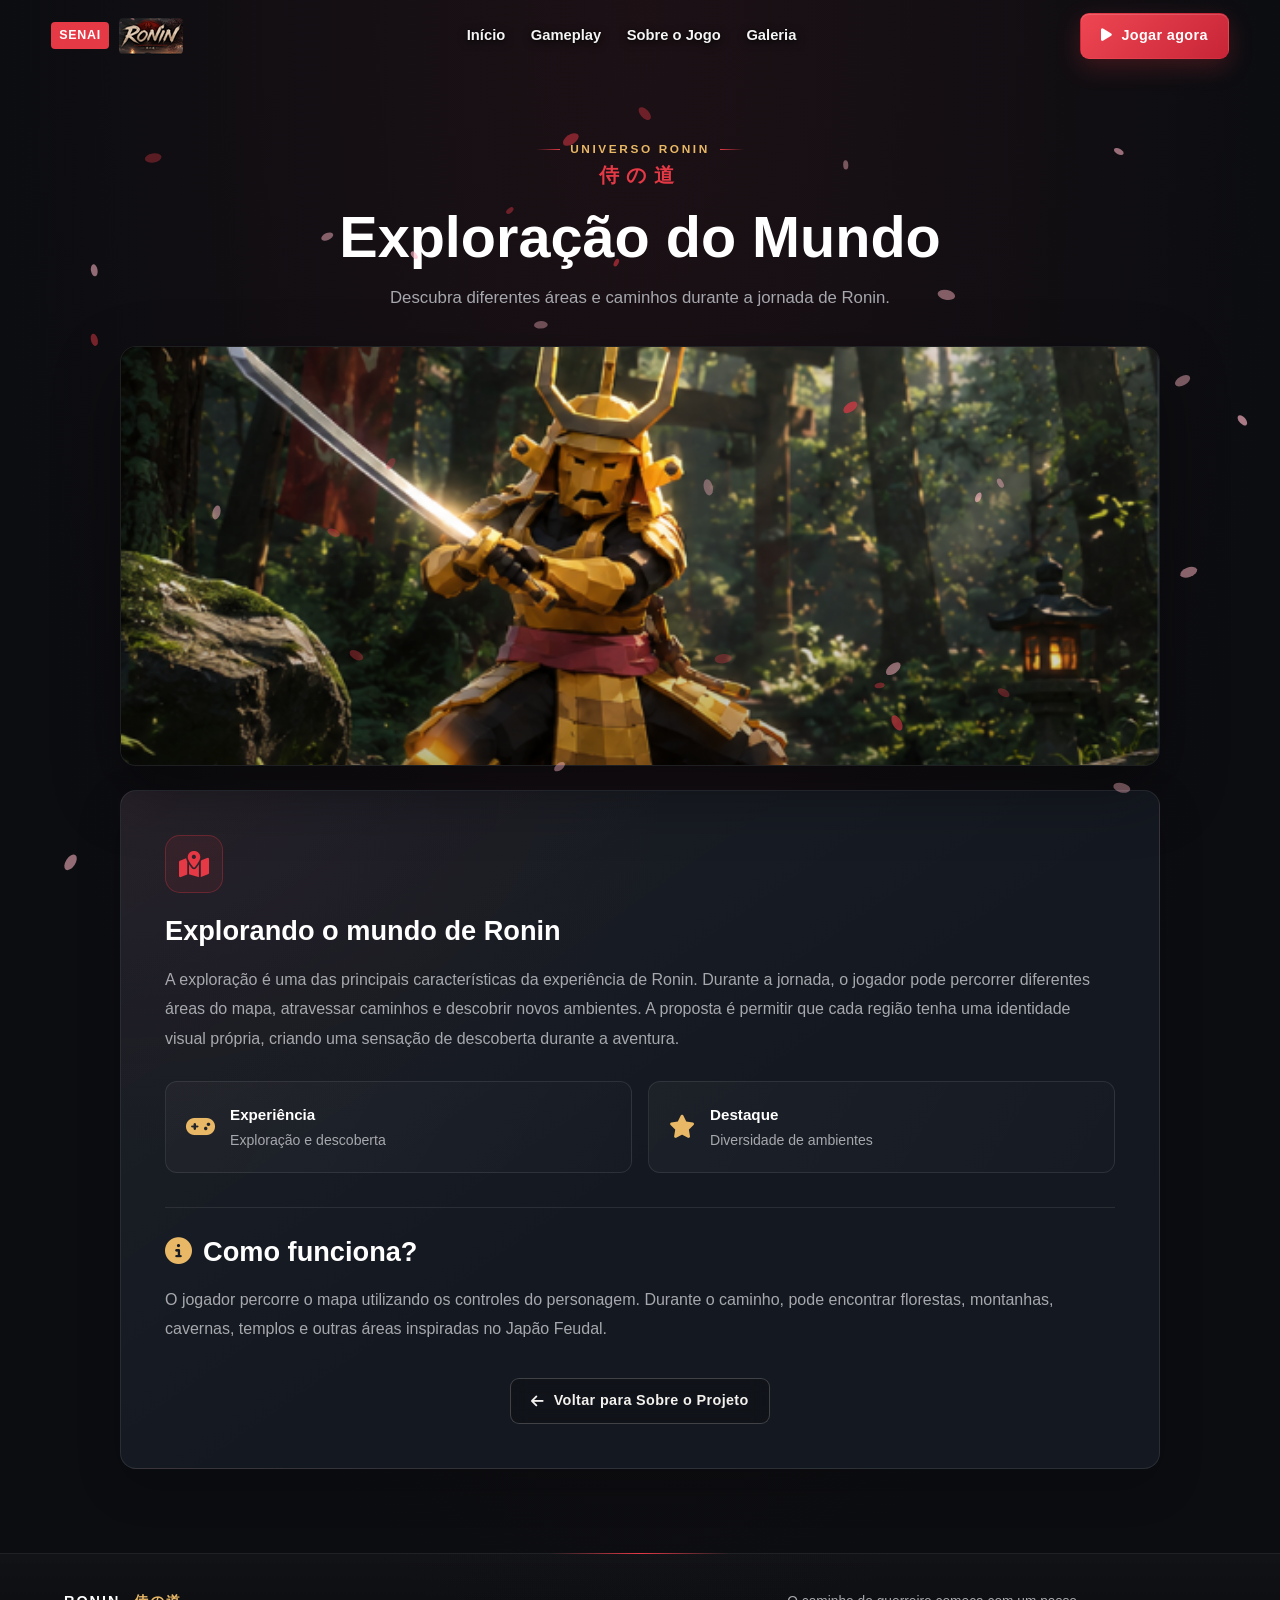
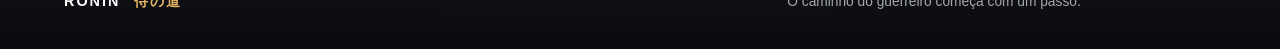
<file: detalhes.html>
<!DOCTYPE html>
<html lang="pt-BR">

<head>

    <meta charset="UTF-8">

    <meta name="viewport" content="width=device-width, initial-scale=1.0">

    <meta name="description" content="Saiba mais sobre os cenários, o combate e a aventura de Ronin: O Caminho do Guerreiro.">

    <meta name="theme-color" content="#0b0d11">

    <title>RONIN - Detalhes</title>

    <link rel="icon"
          type="image/png"
          href="capa-logo.img/icone_ronin.png">

    <link rel="stylesheet"
          href="style.css">

    <link rel="stylesheet"
          href="detalhes.css">

    <link rel="stylesheet"
          href="https://cdnjs.cloudflare.com/ajax/libs/font-awesome/6.4.0/css/all.min.css">

</head>

<body>

<!-- =====================================================
         SAKURA
         ===================================================== -->

    <canvas id="sakuraCanvas"></canvas>

<!-- =====================================================
         NAVBAR
         ===================================================== -->

    <nav class="navbar" id="inicio">

        <a class="logo" href="index.html#inicio" aria-label="Ronin — voltar ao início">
            <span class="senai-badge">
                SENAI
            </span>

            <img src="capa-logo.img/icone_ronin.png"
                 alt="Símbolo de Ronin">

        </a>

<ul class="nav-links" id="menu-principal">

            <li>
                <a href="index.html#inicio">
                    Início
                </a>
            </li>

            <li>
                <a href="index.html#gameplay">
                    Gameplay
                </a>
            </li>

            <li>
                <a href="index.html#sobre">
                    Sobre o Jogo
                </a>
            </li>

            <li>
                <a href="index.html#galeria">
                    Galeria
                </a>
            </li>

        </ul>

        <button class="menu-toggle" type="button" aria-label="Abrir menu" aria-expanded="false" aria-controls="menu-principal">
            <span></span><span></span><span></span>
        </button>

<a href="https://drive.google.com/drive/folders/18boa3KaS38dM6yq_KR6sW7Q8WxPp-STQ?usp=drive_link"
           target="_blank"
           rel="noopener noreferrer"
           class="btn-primary">

            <i class="fa-solid fa-play"></i>

            Jogar agora

        </a>

    </nav>

<!-- =====================================================
         CONTEÚDO
         ===================================================== -->

    <main class="detalhes-container">

<!-- CABEÇALHO -->

        <header class="detalhes-header">

            <span class="detalhes-eyebrow">UNIVERSO RONIN</span>

            <span class="sub-kanji" id="tema-kanji">
                侍の道
            </span>

            <h1 id="tema-titulo">
                Sobre Ronin
            </h1>

            <p id="tema-subtitulo">
                Conheça mais sobre este elemento do jogo.
            </p>

        </header>

<!-- IMAGEM -->

        <div class="detalhes-imagem">

            <img id="tema-imagem"
                 src="capa.img/capa.png"
                 alt="Imagem do jogo Ronin">

        </div>

<!-- TEXTO PRINCIPAL -->

        <section class="detalhes-texto">

            <div class="detalhes-icon">

                <i id="tema-icone"
                   class="fa-solid fa-scroll"></i>

            </div>

<h2 id="tema-secao">
                Sobre este elemento
            </h2>

<p id="tema-descricao">
                Carregando informações...
            </p>

<!-- INFORMAÇÕES -->

            <div class="informacoes-grid">

                <div class="info-box">

                    <i class="fa-solid fa-gamepad"></i>

                    <div>

                        <strong>
                            Experiência
                        </strong>

                        <span id="tema-experiencia">
                            Exploração e aventura
                        </span>

                    </div>

                </div>

<div class="info-box">

                    <i class="fa-solid fa-star"></i>

                    <div>

                        <strong>
                            Destaque
                        </strong>

                        <span id="tema-destaque">
                            Mundo inspirado no Japão Feudal
                        </span>

                    </div>

                </div>

</div>

<!-- COMO FUNCIONA -->

            <h2 class="subtitulo-detalhes">

                <i class="fa-solid fa-circle-info"></i>

                Como funciona?

            </h2>

<p id="tema-como-funciona">
                Informações sobre o elemento do jogo.
            </p>

<!-- VOLTAR -->

            <div class="detalhes-voltar">

                <a href="index.html#sobre"
                   class="btn-secondary">

                    <i class="fa-solid fa-arrow-left"></i>

                    Voltar para Sobre o Projeto

                </a>

            </div>

        </section>

    </main>

    <footer class="site-footer">
        <a href="index.html#inicio" class="footer-brand">RONIN <span>侍の道</span></a>
        <p>O caminho do guerreiro começa com um passo.</p>
    </footer>

<!-- =====================================================
         JAVASCRIPT
         ===================================================== -->

    <script src="game.js"></script>
    <script src="detalhes.js"></script>

    <script src="main.js"></script>

</body>

</html>
</file>
<file: style.css>
:root {
    color-scheme: dark;
    --bg: #0b0d11;
    --surface: #141820;
    --surface-raised: #1a2029;
    --text: #f3f1ed;
    --muted: #a6a8ad;
    --red: #e63946;
    --red-dark: #b92232;
    --gold: #e9b866;
    --line: rgba(255, 255, 255, 0.09);
    --content-width: 1160px;
    --nav-height: 72px;
}

*,
*::before,
*::after {
    box-sizing: border-box;
}

html {
    scroll-behavior: smooth;
    scroll-padding-top: calc(var(--nav-height) + 32px);
}

body {
    min-width: 320px;
    margin: 0;
    overflow-x: hidden;
    background: var(--bg);
    background-image: radial-gradient(ellipse at 50% 0, rgba(230, 57, 70, 0.08), transparent 42rem);
    color: var(--text);
    font-family: "Segoe UI", Tahoma, Geneva, Verdana, sans-serif;
    line-height: 1.65;
    -webkit-font-smoothing: antialiased;
}

body.is-modal-open {
    overflow: hidden;
}

a {
    color: inherit;
}

button,
input,
video {
    font: inherit;
}

button {
    color: inherit;
}

img {
    display: block;
    max-width: 100%;
}

:focus-visible {
    outline: 2px solid var(--gold);
    outline-offset: 4px;
}

::selection {
    color: #fff;
    background: var(--red-dark);
}

/* Navegação */
.navbar {
    position: fixed;
    z-index: 1000;
    inset: 0 0 auto;
    display: flex;
    align-items: center;
    justify-content: space-between;
    height: var(--nav-height);
    padding: 0 clamp(18px, 4vw, 64px);
    border-bottom: 1px solid var(--line);
    background: rgba(11, 13, 17, 0.84);
    backdrop-filter: blur(16px);
    transition: background-color 0.3s ease, box-shadow 0.3s ease;
}

.navbar:not(.is-scrolled) {
    border-bottom-color: transparent;
    background: transparent;
    backdrop-filter: none;
}

.navbar .logo,
.navbar .nav-links {
    transition: opacity 0.25s ease, transform 0.25s ease, visibility 0.25s ease;
}

.navbar.is-scrolled {
    background: rgba(11, 13, 17, 0.97);
    box-shadow: 0 10px 35px rgba(0, 0, 0, 0.25);
}

.logo {
    display: flex;
    flex: 0 0 auto;
    align-items: center;
    gap: 10px;
    white-space: nowrap;
    text-decoration: none;
}

.logo > img {
    width: 64px;
    height: 38px;
    border-radius: 5px;
    object-fit: cover;
}

.senai-badge {
    padding: 3px 8px;
    border-radius: 4px;
    background: var(--red);
    color: #fff;
    font-size: 0.78rem;
    font-weight: 850;
    letter-spacing: 0.06em;
}

.nav-links {
    display: flex;
    align-items: center;
    gap: clamp(16px, 2vw, 28px);
    margin: 0;
    padding: 0;
    list-style: none;
}

.nav-links a {
    position: relative;
    color: rgba(255, 255, 255, 0.96);
    font-size: 0.92rem;
    font-weight: 650;
    text-shadow: 0 2px 8px rgba(0, 0, 0, 0.95), 0 0 2px rgba(0, 0, 0, 0.9);
    text-decoration: none;
    transition: color 0.2s ease;
}

.nav-links a::after {
    position: absolute;
    right: 0;
    bottom: -7px;
    left: 0;
    height: 2px;
    background: var(--red);
    content: "";
    transform: scaleX(0);
    transform-origin: left;
    transition: transform 0.22s ease;
}

.nav-links a:hover,
.nav-links a:focus-visible {
    color: var(--text);
}

.nav-links a:hover::after,
.nav-links a:focus-visible::after {
    transform: scaleX(1);
}

.menu-toggle {
    display: none;
    width: 44px;
    height: 44px;
    padding: 10px;
    border: 1px solid var(--line);
    border-radius: 10px;
    background: rgba(255, 255, 255, 0.04);
    cursor: pointer;
}

.menu-toggle span {
    display: block;
    height: 2px;
    margin: 5px 0;
    border-radius: 2px;
    background: var(--text);
    transition: transform 0.2s ease, opacity 0.2s ease;
}

.menu-toggle[aria-expanded="true"] span:first-child {
    transform: translateY(7px) rotate(45deg);
}

.menu-toggle[aria-expanded="true"] span:nth-child(2) {
    opacity: 0;
}

.menu-toggle[aria-expanded="true"] span:last-child {
    transform: translateY(-7px) rotate(-45deg);
}

/* Botões */
.btn-primary,
.btn-hero,
.btn-secondary {
    position: relative;
    isolation: isolate;
    display: inline-flex;
    align-items: center;
    justify-content: center;
    gap: 9px;
    min-height: 46px;
    padding: 10px 20px;
    overflow: hidden;
    border: 1px solid transparent;
    border-radius: 9px;
    cursor: pointer;
    font-size: 0.9rem;
    font-weight: 750;
    letter-spacing: 0.025em;
    text-decoration: none;
    transition: color 0.22s ease, background 0.22s ease, border-color 0.22s ease, transform 0.22s ease, box-shadow 0.22s ease;
}

.btn-primary::before,
.btn-hero::before,
.btn-secondary::before {
    position: absolute;
    z-index: -1;
    inset: 0;
    background: linear-gradient(110deg, transparent 20%, rgba(255, 255, 255, 0.18) 50%, transparent 80%);
    content: "";
    pointer-events: none;
    transform: translateX(-130%);
    transition: transform 0.5s ease;
}

.btn-primary:hover::before,
.btn-hero:hover::before,
.btn-secondary:hover::before {
    transform: translateX(130%);
}

.btn-primary,
.btn-hero {
    background: linear-gradient(135deg, #ef4652, #c72537);
    box-shadow: 0 8px 24px rgba(230, 57, 70, 0.22), inset 0 1px rgba(255, 255, 255, 0.15);
    color: #fff;
}

.btn-primary:hover,
.btn-hero:hover {
    transform: translateY(-2px);
    background: linear-gradient(135deg, #fa5661, #d52c3e);
    box-shadow: 0 12px 28px rgba(230, 57, 70, 0.32), inset 0 1px rgba(255, 255, 255, 0.2);
}

.btn-secondary {
    border-color: rgba(255, 255, 255, 0.2);
    background: rgba(15, 17, 21, 0.62);
    color: var(--text);
    backdrop-filter: blur(8px);
}

.btn-secondary:hover {
    transform: translateY(-2px);
    border-color: var(--gold);
    background: rgba(233, 184, 102, 0.1);
    color: var(--gold);
}

.navbar > .btn-primary {
    min-height: 46px;
    border-color: transparent;
    background: linear-gradient(135deg, #ef4652, #c72537);
    box-shadow: 0 8px 24px rgba(230, 57, 70, 0.22), inset 0 1px rgba(255, 255, 255, 0.15);
    color: #fff;
    letter-spacing: 0.025em;
}

.navbar > .btn-primary::before {
    background: linear-gradient(110deg, transparent 20%, rgba(255, 255, 255, 0.18) 50%, transparent 80%);
}

.navbar > .btn-primary i {
    color: #fff;
    transition: color 0.22s ease, transform 0.22s ease;
}

.navbar > .btn-primary:hover {
    transform: translateY(-2px);
    border-color: transparent;
    background: linear-gradient(135deg, #fa5661, #d52c3e);
    box-shadow: 0 12px 28px rgba(230, 57, 70, 0.32), inset 0 1px rgba(255, 255, 255, 0.2);
    color: #fff;
}

.navbar > .btn-primary:hover i {
    transform: translateY(-1px) rotate(-8deg);
    color: #fff;
}

.btn-primary:active,
.btn-hero:active,
.btn-secondary:active {
    transform: translateY(0) scale(0.98);
}

/* Capa */
.hero {
    position: relative;
    display: grid;
    min-height: max(620px, 100svh);
    margin-top: 0;
    padding: calc(var(--nav-height) + 30px) 20px 52px;
    overflow: hidden;
    place-items: center;
    text-align: center;
}

.hero-bg-wrapper,
.hero-bg-wrapper::after {
    position: absolute;
    inset: 0;
}

.hero-bg-wrapper {
    z-index: 0;
    overflow: hidden;
}

.hero-bg-wrapper::after {
    background: linear-gradient(90deg, rgba(8, 10, 13, 0.12), transparent 78%), linear-gradient(to bottom, rgba(11, 13, 17, 0.12) 5%, rgba(11, 13, 17, 0.16) 55%, rgba(11, 13, 17, 0.7) 100%);
    content: "";
}

.hero-bg-img {
    width: 100%;
    height: 100%;
    object-fit: cover;
    object-position: center top;
}

.hero-content {
    position: relative;
    z-index: 1;
    width: min(100%, 780px);
    margin-top: 30px;
    animation: hero-enter 0.75s 0.1s both cubic-bezier(0.2, 0.7, 0.2, 1);
}

.sub-kanji {
    display: block;
    margin-bottom: 12px;
    color: var(--red);
    font-size: 1.25rem;
    font-weight: 800;
    letter-spacing: 0.38em;
}

.hero h1 {
    max-width: 850px;
    margin: 0 auto 18px;
    color: #fff;
    font-family: Georgia, "Times New Roman", serif;
    font-size: clamp(2.4rem, 5.1vw, 4.1rem);
    font-weight: 900;
    letter-spacing: 0.015em;
    line-height: 1.08;
    text-wrap: balance;
    text-shadow: 0 5px 28px rgba(0, 0, 0, 0.82);
}

.hero p {
    max-width: 650px;
    margin: 0 auto 28px;
    color: rgba(255, 255, 255, 0.84);
    font-size: clamp(1rem, 1.6vw, 1.12rem);
    text-shadow: 0 2px 10px rgba(0, 0, 0, 0.7);
}

.hero h1::after {
    display: block;
    width: 150px;
    height: 5px;
    margin: 10px auto 0;
    border-radius: 50%;
    background: var(--red);
    content: "";
}

.hero-buttons {
    display: flex;
    flex-wrap: wrap;
    align-items: center;
    justify-content: center;
    gap: 12px;
}

/* Conteúdo principal */
.container {
    width: min(100%, var(--content-width));
    margin-inline: auto;
    padding: clamp(64px, 8vw, 100px) clamp(20px, 5vw, 60px);
}

.container + .container {
    border-top: 1px solid var(--line);
}

.container h2 {
    display: flex;
    align-items: center;
    gap: 12px;
    margin: 0 0 8px;
    color: #fff;
    font-size: clamp(1.55rem, 3vw, 2rem);
    letter-spacing: -0.025em;
    line-height: 1.25;
}

.container h2 i {
    color: var(--gold);
    filter: drop-shadow(0 0 12px rgba(233, 184, 102, 0.2));
}

.subtitle {
    max-width: 680px;
    margin: 0 0 30px;
    color: var(--muted);
    line-height: 1.8;
}

.video-section {
    position: relative;
    isolation: isolate;
}

.video-section::before {
    position: absolute;
    z-index: -1;
    top: 0;
    left: 50%;
    width: min(80vw, 900px);
    height: 360px;
    border-radius: 50%;
    background: radial-gradient(ellipse, rgba(190, 35, 48, 0.12), transparent 70%);
    content: "";
    filter: blur(24px);
    pointer-events: none;
    transform: translateX(-50%);
}

.video-heading {
    margin: 0 auto 34px;
    text-align: center;
}

.video-heading .section-eyebrow {
    display: inline-flex;
    align-items: center;
    gap: 10px;
    margin-bottom: 10px;
    color: var(--gold);
    font-size: 0.76rem;
    font-weight: 800;
    letter-spacing: 0.24em;
}

.video-heading .section-eyebrow::before,
.video-heading .section-eyebrow::after {
    width: 25px;
    height: 1px;
    background: linear-gradient(90deg, transparent, var(--red));
    content: "";
}

.video-heading .section-eyebrow::after {
    transform: rotate(180deg);
}

.video-heading h2 {
    justify-content: center;
    margin-bottom: 12px;
    font-family: Georgia, "Times New Roman", serif;
    font-size: clamp(1.8rem, 4vw, 2.65rem);
    letter-spacing: 0.01em;
}

.video-heading h2 i {
    color: var(--red);
}

.video-heading .subtitle {
    max-width: 620px;
    margin: 0 auto;
}

.trailer-container {
    position: relative;
    width: min(100%, 1000px);
    margin-inline: auto;
    padding: 7px;
    overflow: hidden;
    border: 1px solid rgba(233, 184, 102, 0.26);
    border-radius: 18px;
    background: linear-gradient(135deg, rgba(233, 184, 102, 0.22), rgba(230, 57, 70, 0.16) 42%, rgba(255, 255, 255, 0.04));
    box-shadow: 0 28px 70px rgba(0, 0, 0, 0.45), 0 0 44px rgba(190, 35, 48, 0.09);
}

.trailer-container::before {
    position: absolute;
    z-index: 1;
    inset: 7px;
    border: 1px solid rgba(255, 255, 255, 0.1);
    border-radius: 12px;
    content: "";
    pointer-events: none;
}

.trailer-container video {
    display: block;
    width: 100%;
    aspect-ratio: 16 / 9;
    border-radius: 12px;
    background: #000;
    object-fit: cover;
}

/* Cartões de conteúdo */
.cards-grid {
    display: grid;
    grid-template-columns: repeat(3, minmax(0, 1fr));
    gap: clamp(14px, 2vw, 22px);
    margin-top: 30px;
}

.card-link {
    display: block;
    min-width: 0;
    color: inherit;
    text-decoration: none;
}

.card {
    position: relative;
    display: flex;
    min-height: 255px;
    height: 100%;
    flex-direction: column;
    padding: clamp(22px, 3vw, 30px);
    border: 1px solid var(--line);
    border-radius: 14px;
    background: linear-gradient(145deg, rgba(255, 255, 255, 0.045), transparent 65%), var(--surface);
    transition: transform 0.25s ease, border-color 0.25s ease, background-color 0.25s ease, box-shadow 0.25s ease;
}

.card::after {
    position: absolute;
    right: 20px;
    bottom: 16px;
    color: var(--gold);
    content: "→";
    opacity: 0;
    transform: translate(-5px, 5px);
    transition: opacity 0.22s ease, transform 0.22s ease;
}

.card-link:hover .card,
.card-link:focus-visible .card {
    transform: translateY(-6px);
    border-color: rgba(233, 184, 102, 0.48);
    background-color: var(--surface-raised);
    box-shadow: 0 20px 42px rgba(0, 0, 0, 0.28), 0 0 26px rgba(233, 184, 102, 0.05);
}

.card-link:hover .card::after,
.card-link:focus-visible .card::after {
    opacity: 1;
    transform: translate(0, 0);
}

.card .icon {
    display: grid;
    width: 54px;
    height: 54px;
    margin-bottom: 20px;
    border: 1px solid rgba(233, 184, 102, 0.2);
    border-radius: 14px;
    background: rgba(233, 184, 102, 0.08);
    color: var(--gold);
    font-size: 1.55rem;
    place-items: center;
    transition: transform 0.25s ease;
}

.card-link:hover .icon {
    transform: scale(1.06);
}

.card h3 {
    margin: 0 0 10px;
    color: #fff;
    font-size: 1.15rem;
    line-height: 1.35;
}

.card p {
    margin: 0;
    color: var(--muted);
    font-size: 0.94rem;
    line-height: 1.7;
}

/* Sobre o projeto: destaque editorial inspirado na referência */
#sobre {
    width: min(100%, 1180px);
    padding-top: clamp(78px, 10vw, 112px);
    padding-bottom: clamp(72px, 9vw, 100px);
    text-align: center;
}

#sobre .section-eyebrow {
    display: inline-flex;
    align-items: center;
    gap: 10px;
    margin-bottom: 10px;
    color: var(--gold);
    font-size: 0.76rem;
    font-weight: 800;
    letter-spacing: 0.24em;
}

#sobre .section-eyebrow::before,
#sobre .section-eyebrow::after {
    width: 25px;
    height: 1px;
    background: linear-gradient(90deg, transparent, var(--red));
    content: "";
}

#sobre .section-eyebrow::after {
    transform: rotate(180deg);
}

#sobre h2 {
    display: flex;
    align-items: center;
    justify-content: center;
    gap: 12px;
    margin: 0 auto 12px;
    font-family: Georgia, "Times New Roman", serif;
    font-size: clamp(1.8rem, 4vw, 2.65rem);
    letter-spacing: 0.01em;
}

#sobre h2 > i {
    flex: 0 0 auto;
    color: var(--red);
}

#sobre .subtitle {
    max-width: 620px;
    margin: 0 auto 26px;
    color: #e0e2e5;
    font-size: 1.02rem;
    text-align: center;
}

#sobre .cards-grid {
    gap: clamp(14px, 1.5vw, 20px);
    margin-top: 0;
}

#sobre .card {
    min-height: 236px;
    padding: 23px 27px;
    overflow: hidden;
    border-color: rgba(255, 255, 255, 0.13);
    border-radius: 15px;
    background: linear-gradient(145deg, rgba(255, 255, 255, 0.035), transparent 62%), rgba(12, 14, 17, 0.9);
    box-shadow: inset 0 -1px rgba(220, 36, 48, 0.72);
}

#sobre .card::before {
    position: absolute;
    right: 0;
    bottom: 0;
    width: 38%;
    height: 3px;
    border-radius: 3px 0 12px;
    background: linear-gradient(90deg, transparent, var(--red));
    content: "";
}

#sobre .card .icon {
    width: 62px;
    height: 62px;
    margin-bottom: 13px;
    border-color: rgba(233, 184, 102, 0.34);
    border-radius: 16px;
    background: linear-gradient(145deg, rgba(233, 184, 102, 0.12), rgba(255, 255, 255, 0.025));
    font-size: 1.65rem;
}

#sobre .card h3 {
    margin-bottom: 7px;
    font-family: Georgia, "Times New Roman", serif;
    font-size: 1.2rem;
}

#sobre .card h3::after {
    display: block;
    width: 34px;
    height: 3px;
    margin-top: 7px;
    border-radius: 5px;
    background: var(--red);
    content: "";
}

#sobre .card p {
    font-size: 0.93rem;
    line-height: 1.62;
}

#sobre .card-link:hover .card,
#sobre .card-link:focus-visible .card {
    border-color: rgba(233, 184, 102, 0.42);
    box-shadow: inset 0 -1px var(--red), 0 18px 38px rgba(0, 0, 0, 0.3);
}

/* Galeria */
.gallery-heading {
    margin: 0 auto 28px;
    text-align: center;
}

.gallery-eyebrow {
    display: inline-flex;
    align-items: center;
    gap: 10px;
    margin-bottom: 10px;
    color: var(--gold);
    font-size: 0.76rem;
    font-weight: 800;
    letter-spacing: 0.24em;
}

.gallery-eyebrow::before,
.gallery-eyebrow::after {
    width: 25px;
    height: 1px;
    background: linear-gradient(90deg, transparent, var(--red));
    content: "";
}
.gallery-eyebrow::after { transform: rotate(180deg); }
.gallery-heading .gallery-title { justify-content: center; }
.gallery-heading .gallery-title i { color: var(--red); filter: drop-shadow(0 0 12px rgba(230, 57, 70, 0.28)); }
.gallery-heading .subtitle { max-width: 620px; margin: 0 auto; }

.gallery-intro {
    display: flex;
    align-items: center;
    justify-content: space-between;
    gap: 12px;
    margin-top: 24px;
    padding: 13px 16px;
    border: 1px solid var(--line);
    border-left: 3px solid var(--red);
    border-radius: 10px;
    background: linear-gradient(100deg, rgba(233, 184, 102, 0.08), rgba(255, 255, 255, 0.015));
    color: var(--muted);
    font-size: 0.88rem;
}

.gallery-intro span:first-child { color: var(--text); font-weight: 700; }
.gallery-intro i { margin-right: 7px; color: var(--gold); }

.gallery-grid {
    display: grid;
    grid-template-columns: repeat(3, minmax(0, 1fr));
    gap: clamp(14px, 2vw, 22px);
    margin-top: 30px;
}

.gallery-card {
    position: relative;
    display: block;
    width: 100%;
    min-width: 0;
    padding: 0;
    overflow: hidden;
    border: 1px solid var(--line);
    border-radius: 14px;
    background: var(--surface);
    color: inherit;
    cursor: pointer;
    font: inherit;
    text-align: left;
    transition: transform 0.24s ease, border-color 0.24s ease, box-shadow 0.24s ease;
}

.gallery-card::before {
    position: absolute;
    z-index: 2;
    inset: 0;
    border-radius: inherit;
    background-image:
        linear-gradient(var(--red), var(--red)),
        linear-gradient(var(--red), var(--red)),
        linear-gradient(var(--red), var(--red)),
        linear-gradient(var(--red), var(--red));
    background-repeat: no-repeat;
    background-position: center bottom, right bottom, right top, left top;
    background-size: 0 2px, 2px 0, 0 2px, 2px 0;
    content: "";
    pointer-events: none;
    transition: background-size 0.34s ease-out;
}

.gallery-card:hover,
.gallery-card:focus-visible {
    transform: translateY(-5px);
    border-color: rgba(230, 57, 70, 0.55);
    box-shadow: 0 18px 40px rgba(0, 0, 0, 0.3);
}

.gallery-card:hover::before,
.gallery-card:focus-visible::before { background-size: 56% 2px, 2px 38%, 43% 2px, 2px 29%; }

.gallery-card img {
    width: 100%;
    height: clamp(180px, 20vw, 245px);
    object-fit: cover;
    cursor: pointer;
    transition: transform 0.35s ease, filter 0.25s ease;
}

.gallery-card::after {
    position: absolute;
    z-index: 3;
    top: 12px;
    left: 12px;
    padding: 5px 9px;
    border: 1px solid rgba(255, 255, 255, 0.22);
    border-radius: 20px;
    background: rgba(8, 10, 13, 0.68);
    color: #fff;
    content: "RONIN  /  CAPTURA";
    font-size: 0.61rem;
    font-weight: 750;
    letter-spacing: 0.09em;
    pointer-events: none;
    backdrop-filter: blur(8px);
}

.gallery-card:hover img {
    transform: scale(1.035);
    filter: brightness(1.06);
}

.gallery-card:focus-visible { outline: 2px solid var(--red); outline-offset: 4px; }

.gallery-card span {
    display: block;
    padding: 14px 16px;
    color: var(--text);
    font-size: 0.92rem;
    font-weight: 650;
}

/* Visualizador de imagens */
[hidden] {
    display: none !important;
}

.image-modal {
    position: fixed; z-index: 2000; inset: 0; display: grid; padding: 4vh 5vw;
    background: rgba(2, 3, 5, .78); backdrop-filter: blur(10px); place-items: center;
}
.viewer-panel {
    position: relative; display: grid; grid-template-rows: 86px minmax(0, 1fr) 58px;
    width: min(1260px, 100%); height: min(740px, 92vh); padding: 20px 28px 18px;
    overflow: hidden; border: 1px solid rgba(230,57,70,.45); border-radius: 14px;
    background: radial-gradient(ellipse at 8% 0, rgba(112,10,25,.23), transparent 38%), linear-gradient(135deg,#100b0d,#08090c 55%,#10090c);
    box-shadow: 0 24px 90px #000, inset 0 0 70px rgba(120,0,20,.08);
}
.viewer-header { display:flex; align-items:center; gap:28px; min-width:0; padding-right:48px; }
.viewer-logo { width:205px; height:64px; object-fit:contain; border-right:1px solid var(--red); padding-right:24px; }
.viewer-heading { display:grid; gap:2px; color:#aaa; font-family: Georgia,serif; }
.viewer-heading strong { color:#fff; font-size:1.25rem; font-weight:500; }
.close-btn-img { position:absolute; top:8px; right:8px; z-index:2; display:grid; width:42px;height:42px;border:1px solid transparent;border-radius:50%;background:transparent;color:#fff;font-size:2rem;cursor:pointer;place-items:center;transition:color .2s ease; }
.close-btn-img:hover,.close-btn-img:focus-visible { border-color:transparent;background:transparent;color:var(--red); }
.viewer-stage { position:relative;display:grid;grid-template-rows:minmax(0,1fr);min-height:0;overflow:hidden;place-items:center; }
.gallery-viewer { display:grid;min-width:0;min-height:0;width:100%;height:100%;margin:0;place-items:center; }
#img-ampliada { display:block;width:auto;height:auto;max-width:78%;max-height:78%;object-fit:contain;border:1px solid var(--red);border-radius:10px;box-shadow:0 0 24px rgba(230,57,70,.22); }
.gallery-nav { position:absolute;z-index:1;top:50%;display:grid;width:52px;height:52px;border:1px solid var(--red);border-radius:50%;background:rgba(5,7,10,.85);color:#fff;cursor:pointer;transform:translateY(-50%);place-items:center; }
.gallery-nav:hover,.viewer-actions button:hover,.viewer-actions a:hover { background:rgba(230,57,70,.2); }
.gallery-prev { left:0; }.gallery-next { right:0; }
.viewer-footer { display:grid;grid-template-columns:1fr;align-items:center;color:#eee;font-size:.85rem; }
.viewer-dimensions,.viewer-actions,.viewer-count { display:flex;align-items:center;gap:10px; }
.viewer-dimensions { justify-self:start;padding:9px 14px;border:1px solid rgba(230,57,70,.55);border-radius:24px; }
.viewer-count { justify-self:center;gap:22px; }.viewer-count i { display:block;width:85px;height:1px;background:var(--red); }
.viewer-actions { justify-self:end; }.viewer-actions button,.viewer-actions a { display:grid;width:40px;height:40px;border:1px solid rgba(230,57,70,.55);border-radius:50%;background:transparent;color:#fff;cursor:pointer;place-items:center; }/* Rodapé e utilitários */
.site-footer {
    position: relative;
    display: grid;
    grid-template-columns: 1fr 1fr;
    align-items: center;
    gap: 24px;
    min-height: 96px;
    padding: 24px max(5%, calc((100% - var(--content-width)) / 2));
    border-top: 1px solid var(--line);
    background: linear-gradient(180deg, rgba(255,255,255,.025), rgba(0,0,0,.16));
}

.site-footer::before {
    position: absolute;
    top: -1px;
    left: 50%;
    width: min(180px, 34vw);
    height: 1px;
    background: linear-gradient(90deg, transparent, var(--red), transparent);
    content: "";
    transform: translateX(-50%);
}

.footer-brand {
    justify-self: start;
    color: #fff;
    font-size: .9rem;
    font-weight: 900;
    letter-spacing: .14em;
    text-decoration: none;
    transition: color .2s ease;
}

.footer-brand:hover { color: var(--gold); }

.footer-brand span {
    margin-left: 8px;
    color: var(--gold);
    letter-spacing: .12em;
}

.site-footer p {
    justify-self: center;
    margin: 0;
    color: var(--muted);
    font-size: .86rem;
    line-height: 1.6;
    text-align: center;
}

.back-to-top {
    position: fixed;
    z-index: 900;
    right: 24px;
    bottom: 24px;
    display: grid;
    width: 46px;
    height: 46px;
    border: 1px solid rgba(255, 255, 255, 0.18);
    border-radius: 50%;
    background: rgba(20, 24, 32, 0.92);
    box-shadow: 0 8px 26px rgba(0, 0, 0, 0.32);
    color: #fff;
    opacity: 0;
    text-decoration: none;
    transform: translateY(8px);
    visibility: hidden;
    place-items: center;
    transition: opacity 0.2s ease, visibility 0.2s ease, transform 0.2s ease, border-color 0.2s ease, color 0.2s ease;
}

.back-to-top.is-visible {
    opacity: 1;
    transform: translateY(0);
    visibility: visible;
}

.back-to-top:hover {
    border-color: var(--gold);
    color: var(--gold);
}

#sakuraCanvas {
    position: fixed;
    z-index: 10;
    inset: 0;
    width: 100%;
    height: 100%;
    pointer-events: none;
}

@keyframes hero-drift {
    from { transform: scale(1.03) translateY(0); }
    to { transform: scale(1.1) translateY(-1.2%); }
}

@keyframes hero-enter {
    from { opacity: 0; transform: translateY(18px); }
    to { opacity: 1; transform: translateY(0); }
}

@keyframes viewer-enter {
    from { opacity: 0; transform: scale(0.985); }
    to { opacity: 1; transform: scale(1); }
}

@media (max-width: 900px) {
    :root { --nav-height: 66px; }

    .navbar {
        display: grid;
        grid-template-columns: 1fr auto auto;
        gap: 10px;
    }

    .menu-toggle {
        display: block;
        grid-column: 2;
        grid-row: 1;
    }

    .navbar > .btn-primary {
        grid-column: 3;
        grid-row: 1;
    }

    .nav-links {
        position: absolute;
        top: calc(100% + 8px);
        right: 4%;
        left: 4%;
        display: flex;
        flex-direction: column;
        align-items: stretch;
        gap: 3px;
        padding: 10px;
        border: 1px solid var(--line);
        border-radius: 14px;
        background: rgba(15, 17, 21, 0.98);
        box-shadow: 0 20px 45px rgba(0, 0, 0, 0.42);
        opacity: 0;
        transform: translateY(-8px);
        visibility: hidden;
        transition: opacity 0.2s ease, transform 0.2s ease, visibility 0.2s ease;
    }

    .nav-links.is-open {
        opacity: 1;
        transform: translateY(0);
        visibility: visible;
    }

    .nav-links a {
        display: block;
        padding: 11px 13px;
        border-radius: 8px;
    }

    .nav-links a:hover {
        background: rgba(255, 255, 255, 0.05);
    }

    .nav-links a::after { display: none; }
    .cards-grid, .gallery-grid { grid-template-columns: repeat(2, minmax(0, 1fr)); }
}

@media (max-width: 600px) {
    :root { --nav-height: 62px; }

    .navbar { padding-inline: 14px; }
    .logo { gap: 7px; }
    .logo > img { width: 50px; height: 32px; }
    .senai-badge { padding: 3px 6px; font-size: 0.7rem; }

    .navbar > .btn-primary {
        min-height: 40px;
        gap: 6px;
        padding: 7px 10px;
        font-size: 0.68rem;
        letter-spacing: 0;
    }

    .menu-toggle { width: 40px; height: 40px; padding: 8px; }
    .hero { min-height: 610px; padding-inline: 18px; }
    .hero h1 { font-size: clamp(2rem, 9vw, 3rem); }
    .hero p { font-size: 0.98rem; }
    .hero-buttons { flex-direction: column; align-items: stretch; }
    .hero-buttons a { width: 100%; }
    .container { padding: 58px 20px; }
    .container h2 { align-items: flex-start; font-size: 1.55rem; }
    .cards-grid, .gallery-grid { grid-template-columns: 1fr; }
    .card { min-height: 0; }
    .gallery-card img { height: 230px; }
    .gallery-intro { align-items: flex-start; flex-direction: column; gap: 3px; }
    .image-modal { padding: 12px; }
    .viewer-panel { height: min(680px, 94vh); grid-template-rows: 70px minmax(0,1fr) 54px; padding: 12px; }
    .viewer-logo { width: 110px; height: 50px; padding-right: 12px; }
    .viewer-heading span { display:none; }
    .gallery-nav { width: 38px; height: 38px; }
    .gallery-prev { left: 4px; }.gallery-next { right: 4px; }
    .viewer-count i { width: 20px; }
    .viewer-dimensions { padding: 7px; font-size: .7rem; }
    .viewer-actions { gap: 5px; }
    .viewer-actions button,.viewer-actions a { width: 34px;height:34px; }
    .gallery-viewer { max-width: 100%; max-height: 100%; }
    .gallery-nav { width: 36px; height: 36px; }
    .site-footer { grid-template-columns: 1fr; justify-items: center; gap: 14px; padding: 28px 20px; text-align: center; }
    .footer-brand, .site-footer p { justify-self: center; }
    .back-to-top { right: 15px; bottom: 15px; }
}

@media (prefers-reduced-motion: reduce) {
    *, *::before, *::after {
        scroll-behavior: auto !important;
        animation-duration: 0.01ms !important;
        animation-iteration-count: 1 !important;
        transition-duration: 0.01ms !important;
    }
}
</file>
<file: detalhes.css>
.detalhes-container {
    width: min(100% - 40px, 1040px);
    margin-inline: auto;
    padding: calc(var(--nav-height) + 60px) 0 84px;
}

.detalhes-header {
    max-width: 760px;
    margin: 0 auto 34px;
    text-align: center;
}

.detalhes-eyebrow {
    display: inline-flex;
    align-items: center;
    gap: 10px;
    color: var(--gold);
    font-size: .74rem;
    font-weight: 800;
    letter-spacing: .22em;
}

.detalhes-eyebrow::before,
.detalhes-eyebrow::after {
    width: 24px;
    height: 1px;
    background: linear-gradient(90deg, transparent, var(--red));
    content: "";
}

.detalhes-eyebrow::after { transform: rotate(180deg); }

.detalhes-header .sub-kanji {
    color: var(--red);
    font-size: 1.25rem;
    font-weight: 800;
    letter-spacing: 0.38em;
}

.detalhes-header h1 {
    margin: 10px 0 14px;
    color: #fff;
    font-size: clamp(2.1rem, 5vw, 3.6rem);
    line-height: 1.15;
    text-wrap: balance;
}

.detalhes-header p {
    max-width: 680px;
    margin: 0 auto;
    color: var(--muted);
    font-size: 1.05rem;
}

.detalhes-imagem {
    position: relative;
    height: clamp(250px, 38vw, 420px);
    margin-bottom: 24px;
    overflow: hidden;
    border: 1px solid var(--line);
    border-radius: 16px;
    background: #08090b;
    box-shadow: 0 24px 65px rgba(0, 0, 0, 0.38);
}

.detalhes-imagem::after {
    position: absolute;
    inset: 45% 0 0;
    background: linear-gradient(transparent, rgba(0, 0, 0, 0.28));
    content: "";
    pointer-events: none;
}

.detalhes-imagem img {
    width: 100%;
    height: 100%;
    object-fit: cover;
    transition: transform 0.6s ease;
}

.detalhes-imagem:hover img {
    transform: scale(1.025);
}

.detalhes-texto {
    padding: clamp(24px, 5vw, 44px);
    border: 1px solid var(--line);
    border-radius: 16px;
    background: radial-gradient(ellipse at 0 0, rgba(230, 57, 70, 0.055), transparent 38%), linear-gradient(145deg, rgba(255, 255, 255, 0.035), transparent 55%), var(--surface);
    box-shadow: 0 16px 45px rgba(0, 0, 0, 0.2);
}

.detalhes-icon {
    display: grid;
    width: 58px;
    height: 58px;
    margin-bottom: 20px;
    border: 1px solid rgba(230, 57, 70, 0.3);
    border-radius: 15px;
    background: rgba(230, 57, 70, 0.09);
    color: var(--red);
    font-size: 1.65rem;
    place-items: center;
}

.detalhes-texto h2 {
    display: flex;
    align-items: center;
    gap: 11px;
    margin: 0 0 16px;
    color: #fff;
    font-size: clamp(1.35rem, 3vw, 1.7rem);
    line-height: 1.3;
}

.detalhes-texto h2 i {
    color: var(--gold);
}

.detalhes-texto > p {
    margin: 0;
    color: var(--muted);
    font-size: 1rem;
    line-height: 1.85;
}

.informacoes-grid {
    display: grid;
    grid-template-columns: repeat(2, minmax(0, 1fr));
    gap: 16px;
    margin: 28px 0 34px;
}

.info-box {
    display: flex;
    min-width: 0;
    align-items: center;
    gap: 15px;
    padding: 20px;
    border: 1px solid var(--line);
    border-radius: 12px;
    background: linear-gradient(120deg, rgba(255, 255, 255, 0.035), rgba(255, 255, 255, 0.012));
    transition: transform 0.22s ease, border-color 0.22s ease, background-color 0.22s ease;
}

.info-box:hover {
    transform: translateY(-3px);
    border-color: rgba(230, 57, 70, 0.38);
    background: rgba(230, 57, 70, 0.045);
}

.info-box > i {
    flex: 0 0 auto;
    color: var(--gold);
    font-size: 1.45rem;
}

.info-box div {
    display: flex;
    min-width: 0;
    flex-direction: column;
    gap: 3px;
}

.info-box strong {
    color: #fff;
    font-size: 0.95rem;
}

.info-box span {
    color: var(--muted);
    font-size: 0.88rem;
    line-height: 1.5;
}

.detalhes-texto .subtitulo-detalhes {
    margin-top: 0;
    padding-top: 26px;
    border-top: 1px solid var(--line);
}

.detalhes-voltar {
    display: flex;
    justify-content: center;
    margin-top: 34px;
}

@media (max-width: 600px) {
    .detalhes-container {
        width: min(100% - 32px, 1080px);
        padding-top: calc(var(--nav-height) + 42px);
    }

    .detalhes-header { margin-bottom: 26px; }
    .detalhes-header h1 { font-size: clamp(2rem, 9vw, 2.8rem); }
    .detalhes-header p { font-size: 0.96rem; }
    .detalhes-imagem { height: clamp(220px, 62vw, 300px); margin-bottom: 18px; }
    .informacoes-grid { grid-template-columns: 1fr; gap: 10px; margin: 24px 0 28px; }
    .detalhes-texto > p { font-size: 0.94rem; }
    .detalhes-voltar .btn-secondary { width: 100%; }
}
</file>
